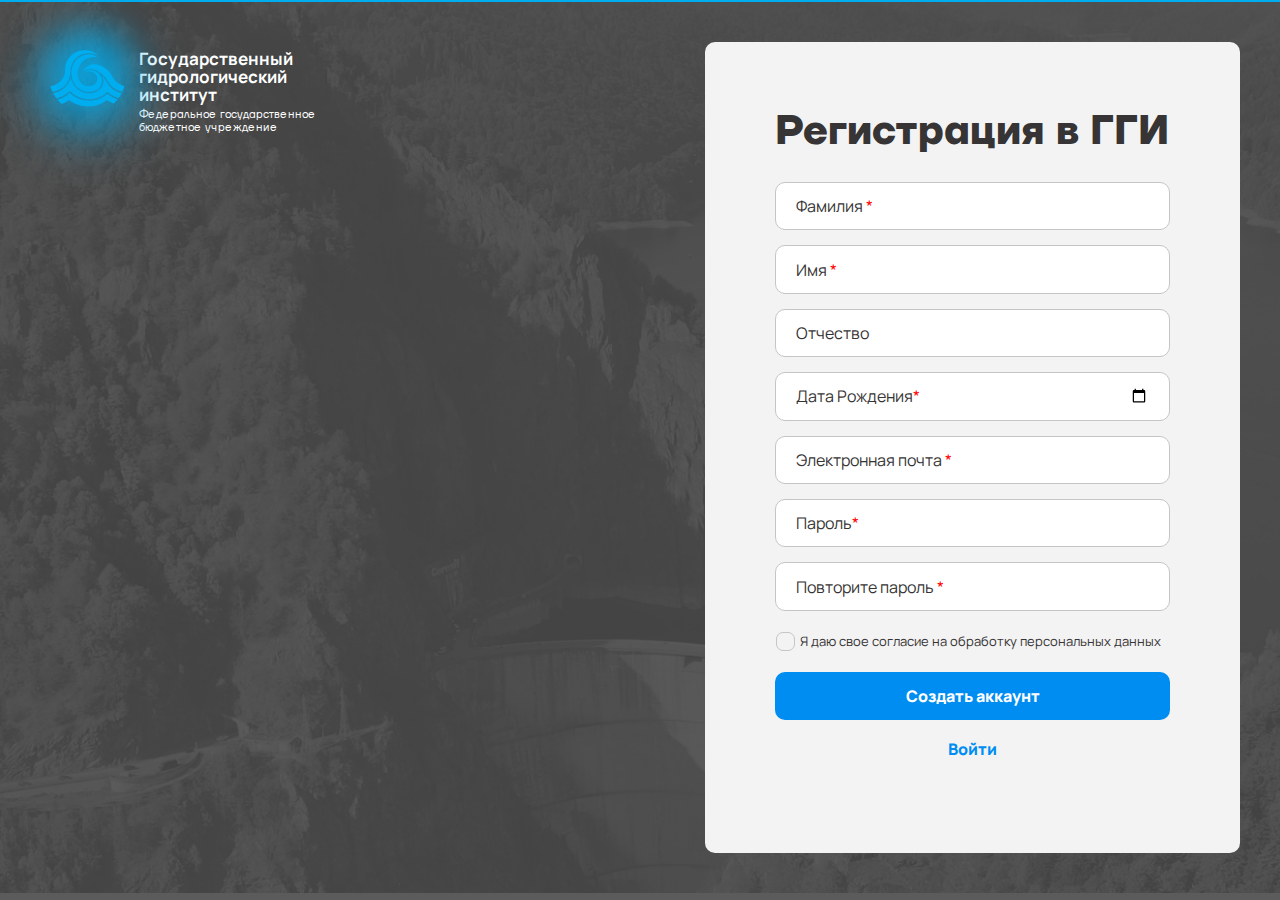
<file: auth.html>
<!DOCTYPE html>
<html lang="en">
  <head>
    <meta charset="UTF-8" />
    <meta name="viewport" content="width=device-width, initial-scale=1.0" />
    <link rel="shortcut icon" href="img/logo-img-1.png" type="image/x-icon" />
    <link rel="stylesheet" href="css/normalize.css" />
    <link rel="stylesheet" href="css/auth.css" />
    <title>ГГИ</title>
  </head>
  <body>
    <main>
      <section class="auth">
        <div class="auth__logo">
          <div class="auth__wrapp-img">
            <img
              src="img/logo-img-1.png"
              alt="Логотип Государственного гидрологического института"
              class="auth__img"
            />
          </div>
          <div class="auth__wrapp-title">
            <h2 class="auth__title-logo">
              Государственный гидрологический институт
            </h2>
            <p class="auth__desc">
              Федеральное&nbsp;государственное бюджетное&nbsp;учреждение
            </p>
          </div>
        </div>
        <div class="container auth__container">
          <form
            id="formLogIn"
            action="#!"
            method="post"
            class="auth__form logIn"
          >
            <div id="showLogIn" class="form__content">
              <h2 class="auth__title">Вход</h2>
              <ul class="auth__list">
                <li class="auth__item">
                  <label class="auth__label"
                    ><input
                      type="email"
                      class="auth__input"
                      placeholder="Электронная почта"
                      required
                    />
                  </label>
                </li>
                <li class="auth__item">
                  <label class="auth__label"
                    ><input
                      type="password"
                      class="auth__input"
                      placeholder="Пароль"
                      required
                    />
                  </label>
                </li>
              </ul>
              <div class="auth__inner">
                <div class="auth__checkbox-inner">
                  <input
                    type="checkbox"
                    class="auth__checkbox"
                    id="remember"
                    name="remember"
                    value="remember"
                  />
                  <label class="auth__label-checkbox" for="remember"
                    >Запомнить меня</label
                  >
                </div>
                <a href="#!" class="auth__recovery">Восстановить пароль</a>
              </div>
              <div class="auth__wrapp-btn">
                <button class="auth__btn logIn-btn">Войти</button>
                <button id="changeForm1" class="auth__btn create-btn">
                  Создать аккаунт
                </button>
              </div>
            </div>
          </form>
          <form
            id="formSignIn"
            action="#!"
            method="post"
            class="auth__form singIn"
          >
            <div id="showSingIn" class="form__content active">
              <h2 class="auth__title">Регистрация в&nbsp;ГГИ</h2>
              <ul class="auth__list">
                <li class="auth__item">
                  <label class="auth__label"
                    ><input
                      type="text"
                      class="auth__input required"
                      placeholder=""
                      required
                    /><span class="label-text"
                      >Фамилия <span class="red-asterisk">*</span></span
                    >
                  </label>
                </li>
                <li class="auth__item">
                  <label class="auth__label"
                    ><input
                      type="text"
                      class="auth__input"
                      placeholder=""
                      required
                    /><span class="label-text"
                      >Имя <span class="red-asterisk">*</span></span
                    >
                  </label>
                </li>
                <li class="auth__item">
                  <label class="auth__label"
                    ><input
                      type="text"
                      class="auth__input"
                      placeholder=""
                      required
                    />
                    <span class="label-text">Отчество</span>
                  </label>
                </li>
                <li class="auth__item">
                  <label tabindex="0" class="auth__label bd required">
                    <input
                      id="birthdateInput"
                      type="date"
                      class="auth__input"
                      placeholder=""
                      required
                    />
                    <span class="label-text" id="spanDate"
                      >Дата Рождения<span class="red-asterisk">*</span></span
                    >
                  </label>
                </li>
                <li class="auth__item">
                  <label class="auth__label"
                    ><input
                      type="email"
                      class="auth__input required"
                      placeholder=""
                      required
                    /><span class="label-text"
                      >Электронная почта
                      <span class="red-asterisk">*</span></span
                    >
                  </label>
                </li>
                <li class="auth__item">
                  <label class="auth__label"
                    ><input
                      type="password"
                      class="auth__input required"
                      placeholder=""
                      required
                    />
                    <span class="label-text"
                      >Пароль<span class="red-asterisk">*</span></span
                    >
                  </label>
                </li>
                <li class="auth__item">
                  <label class="auth__label"
                    ><input
                      type="password"
                      class="auth__input required"
                      placeholder=""
                      required
                    /><span class="label-text"
                      >Повторите пароль
                      <span class="red-asterisk">*</span></span
                    >
                  </label>
                </li>
              </ul>
              <div class="auth__inner">
                <div class="auth__checkbox-inner">
                  <input
                    type="checkbox"
                    class="auth__checkbox"
                    id="agree"
                    name="agree"
                    value="agree"
                  />
                  <label class="auth__label-checkbox" for="agree"
                    >Я&nbsp;даю свое согласие на&nbsp;обработку персональных
                    данных</label
                  >
                </div>
              </div>
              <div class="auth__wrapp-btn">
                <button class="auth__btn logIn-btn">Создать аккаунт</button>
                <button id="changeForm2" class="auth__btn create-btn">
                  Войти
                </button>
              </div>
            </div>
          </form>
        </div>
      </section>
    </main>
    <script src="js/auth.js"></script>
  </body>
</html>
</file>
<file: css/auth.css>
@import url("./fonts.css");

* {
  box-sizing: border-box;
}

body {
  font-family: "Manrope", Arial, Helvetica, sans-serif;
  font-optical-sizing: auto;
  color: #363434;
  background-color: #5b5b5b;
  overflow: hidden;
  border-top: 2px solid #00adef;
}

button {
  border: none;
  background-color: transparent;
  cursor: pointer;
}

.auth {
  padding: 50px;
  display: flex;
  align-items: center;
  justify-content: center;
  width: 100vw;
  height: 99vh;
  background: url("../img/fon-login-img.png") no-repeat center center / cover,
    hsl(0, 0%, 29%);
}

.container {
}

.auth__logo {
  position: absolute;
  top: 50px;
  left: 50px;
  display: flex;
  flex-direction: row;
  gap: 14px;
}

.auth__wrapp-img {
  position: relative;
}

.auth__wrapp-img::before {
  content: "";
  position: absolute;
  top: 0;
  left: 0;
  width: 100%;
  border-radius: 50%;
  transform: scale(1.5);
  height: 100%;
  background: radial-gradient(circle, #00adef 0%, rgba(0, 0, 255, 0) 60%),
    linear-gradient(180deg, #00adef 0%, rgba(0, 0, 255, 0) 100%);
  filter: blur(14px);
  z-index: 1;
}

.auth__img {
}

.auth__wrapp-title {
  width: min-content;
}

.auth__title-logo {
  margin: 0;
  margin-bottom: 5px;
  font-size: 17px;
  line-height: 18px;
  color: #fff;
}

.auth__desc {
  margin: 0;
  color: #fff;
  font-family: "TT Firs Neue", Arial, Helvetica, sans-serif;
  font-size: 11px;
  line-height: 13px;
}

.auth__container {
  height: 100%;
  padding: 70px;
  background-color: #f3f3f3;
  border-radius: 10px;
  display: flex;
  flex-direction: column;
}

.auth__container.reverse {
  flex-direction: column-reverse;
}

.auth__form {
  overflow-y: scroll;
  -ms-overflow-style: none;
  scrollbar-width: none;
}

.form__content {
  display: flex;
  align-items: center;
  flex-direction: column;
  opacity: 0;
  visibility: hidden;
  height: 0;
  transition: opacity 0.5s ease, visibility 0.5s linear 1s, height 0.8s ease;
}

.form__content.active {
  height: 100%;
  opacity: 1;
  visibility: visible;
  transition-delay: 0s, 0s;
}

.auth__title {
  margin: 0;
  margin-bottom: 30px;
  font-family: "TT Firs Neue", Arial, Helvetica, sans-serif;
  font-weight: 700;
  font-size: 40px;
  line-height: 40px;
}

.auth__list {
  width: 100%;
  margin: 0;
  margin-bottom: 23px;
  padding: 0;
  list-style: none;
  display: flex;
  flex-direction: column;
  gap: 15px;
}

.auth__item {
}

.auth__label {
  position: relative;
  background-color: #fff;
  width: 100%;
  height: 100%;
  display: flex;
  border-radius: 10px;
  padding: 13px 20px;
  border: 1px solid #c5c5c5;
}

.bd span {
  position: absolute;
}

.bd {
  position: relative;
  display: flex;
  width: 100%;
  cursor: pointer;
}

.auth__input:focus + span,
.auth__input:hover + span,
.auth__input:active + span {
  color: transparent;
}

.auth__input:focus + span,
.auth__input:hover + span,
.auth__input:active + span {
  visibility: hidden;
}

.auth__input:focus,
.auth__input:hover,
.auth__input:active {
  color: #000;
}

.bd input {
  width: 100%;
}
.bd input {
  color: transparent;
}

.auth__input {
  width: 100%;
  border: none;
  background-color: transparent;
  color: #5b5b5b;
}

.auth__input + span {
  position: absolute;
  top: 50%;
  transform: translateY(-50%);
}

.auth__input:focus {
  outline: none;
}

.auth__input::placeholder {
  color: #5b5b5b;
}

.label-text {
  transition: opacity 0.3s ease;
  opacity: 1;
}

.visible {
  opacity: 0;
}

.red-asterisk {
  color: red;
}

.auth__span {
}

.auth__inner {
  margin-bottom: 23px;
  width: 100%;
  display: flex;
  flex-direction: row;
  justify-content: space-between;
}

.auth__label-checkbox {
  font-size: 13px;
}

.auth__checkbox {
  position: absolute;
  z-index: -1;
  opacity: 0;
}
.auth__checkbox + .auth__label-checkbox {
  display: flex;
  gap: 0.8em;
  padding: 0 6px;
  align-items: center;
  user-select: none;
}
.auth__checkbox + .auth__label-checkbox::before {
  content: "";
  display: inline-block;
  width: 9px;
  height: 9px;
  flex-shrink: 0;
  flex-grow: 0;
  outline: 1px solid #c5c5c5;
  outline-offset: 4px;
  border-radius: 2px;
  background-repeat: no-repeat;
  background-position: center center;
  background-size: 50% 50%;
  transition: background-color 0.2s ease;
}
.auth__checkbox:checked + .auth__label-checkbox::before {
  background: #29b3ff;
}

.auth__checkbox:not(:disabled):active + .auth__label-checkbox::before {
  background-color: #b3d7ff;
  border-color: #b3d7ff;
}
.auth__checkbox:focus + .auth__label-checkbox::before {
  /* box-shadow: 0 0 0 0.2rem rgba(0, 123, 255, 0.25); */
}
.auth__checkbox:focus:not(:checked) + .auth__label-checkbox::before {
  border-color: #80bdff;
}
.auth__checkbox:disabled + .auth__label-checkbox::before {
  background-color: #e9ecef;
}

.auth__recovery {
  font-size: 13px;
  color: #008df2;
  text-decoration: none;
  font-weight: 600;
}

.auth__wrapp-btn {
  width: 100%;
  display: flex;
  flex-direction: column;
}

.auth__btn {
  padding: 15px;
  border: none;
  width: 100%;
  font-weight: 800;
  font-size: 16px;
  border-radius: 10px;
}

.auth__btn:first-child {
  margin-bottom: 5px;
  background-color: #008df2;
  color: #fff;
}

.auth__btn:last-child {
  background-color: transparent;
  color: #008df2;
}

.logIn-btn {
}

.create-btn {
}

@media (min-height: 901px) {
  .auth__container {
    height: min-content;
  }
}

@media (max-height: 900px) {
  .auth__form {
    overflow-y: scroll;
    -ms-overflow-style: auto;
    scrollbar-width: auto;
  }
}

@media (max-width: 1401px) {
  .auth {
    padding: 40px;
    justify-content: flex-end;
    gap: 20px;
  }
}

@media (max-width: 890px) {
  .auth {
    padding: 20px;
    flex-direction: column;
    width: 100%;
    height: 100vh;
  }

  .auth__container {
    padding: 30px;
    overflow-y: scroll;
  }

  .auth__title {
    margin-bottom: 15px;
    font-size: 28px;
  }

  .auth__logo {
    position: relative;
    top: 0;
    left: 0;
  }
}
</file>
